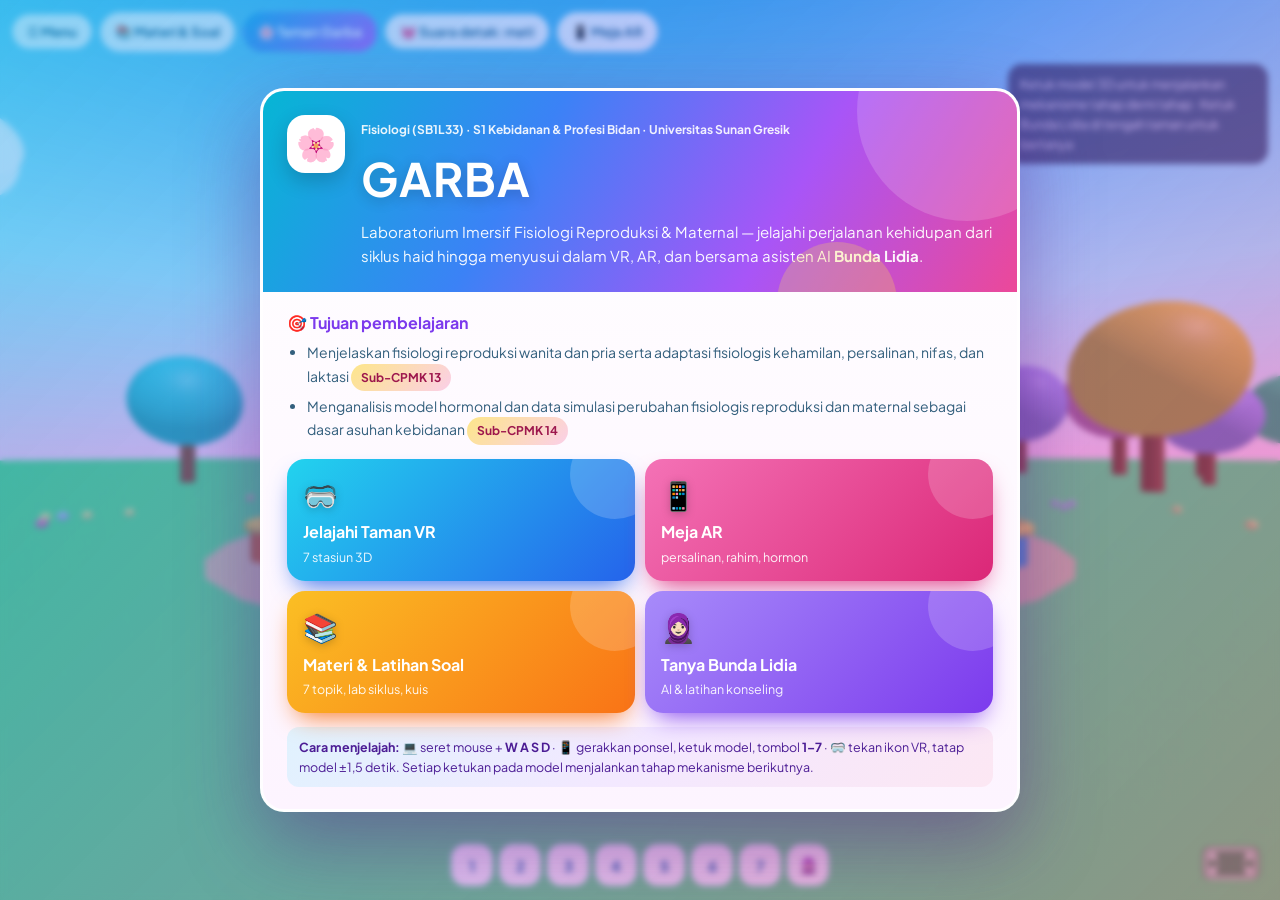
<file: index.html>
<!DOCTYPE html>
<html lang="id">
<head>
<meta charset="utf-8">
<meta name="viewport" content="width=device-width, initial-scale=1, maximum-scale=1">
<title>GARBA — Fisiologi Reproduksi & Maternal</title>
<meta name="theme-color" content="#0ea5e9">
<link rel="icon" href="data:image/svg+xml,<svg xmlns='http://www.w3.org/2000/svg' viewBox='0 0 100 100'><text y='.9em' font-size='90'>🌸</text></svg>">
<link href="https://fonts.googleapis.com/css2?family=Amiri:wght@400;700&family=Plus+Jakarta+Sans:wght@400;600;700;800&display=swap" rel="stylesheet">
<link rel="stylesheet" href="style.css">
<script src="aframe.min.js"></script>
<style>
  .sambut{position:fixed;inset:0;z-index:10000;display:grid;place-items:center;padding:16px;background:linear-gradient(135deg,rgba(14,165,233,.45),rgba(168,85,247,.35),rgba(236,72,153,.45));backdrop-filter:blur(3px);-webkit-backdrop-filter:blur(3px)}
  .sambut.tutup{display:none}
  .sbox{width:min(760px,100%);max-height:calc(100vh - 32px);overflow:auto;background:linear-gradient(180deg,#fff 0%,#fdf4ff 100%);border-radius:24px;border:3px solid rgba(255,255,255,.8);box-shadow:0 30px 80px rgba(88,28,135,.45);animation:muncul .35s ease}
  .shero{position:relative;overflow:hidden;display:flex;gap:16px;align-items:flex-start;padding:24px;background:linear-gradient(120deg,#06b6d4 0%,#3b82f6 35%,#a855f7 68%,#ec4899 100%);color:#fff}
  .shero::before,.shero::after{content:"";position:absolute;border-radius:50%;background:rgba(255,255,255,.16)}
  .shero::before{width:220px;height:220px;right:-60px;top:-90px}.shero::after{width:120px;height:120px;right:120px;bottom:-70px;background:rgba(253,224,71,.25)}
  .shero>*{position:relative}
  .slogo{flex:0 0 auto;width:58px;height:58px;border-radius:18px;background:#fff;box-shadow:0 8px 20px rgba(0,0,0,.18);display:grid;place-items:center;font-size:32px}
  .skecil{font-size:12px;font-weight:700;opacity:.9}
  .shero h1{margin:2px 0 4px;font-size:clamp(30px,5.5vw,46px);letter-spacing:1px;text-shadow:0 3px 14px rgba(0,0,0,.2)}
  .shero p{margin:0;font-size:15px;opacity:.95}
  .sisi{padding:18px 24px 22px}
  .sisi h3{margin:0 0 6px;color:#0c4a6e;font-size:16px}
  .sisi ul{margin:0 0 14px;padding-left:20px;font-size:14px;color:#335f7d}
  .sisi li{margin:4px 0}
  .smode{display:grid;grid-template-columns:repeat(2,minmax(0,1fr));gap:10px}
  .smod{display:flex;flex-direction:column;align-items:flex-start;gap:2px;text-align:left;text-decoration:none;border:0;border-radius:18px;padding:14px 16px;color:#fff;font:inherit;cursor:pointer;transition:transform .15s,box-shadow .15s;position:relative;overflow:hidden}
  .smod::after{content:"";position:absolute;width:90px;height:90px;border-radius:50%;right:-25px;top:-30px;background:rgba(255,255,255,.18)}
  .smod:hover{transform:translateY(-3px) scale(1.01)}
  .smod>span{font-size:28px;filter:drop-shadow(0 2px 4px rgba(0,0,0,.2))}
  .smod b{font-size:16px}
  .smod small{color:rgba(255,255,255,.92);font-size:12.5px}
  .m1{background:linear-gradient(135deg,#22d3ee,#2563eb);box-shadow:0 12px 26px -10px #2563eb}
  .m2{background:linear-gradient(135deg,#f472b6,#db2777);box-shadow:0 12px 26px -10px #db2777}
  .m3{background:linear-gradient(135deg,#fbbf24,#f97316);box-shadow:0 12px 26px -10px #f97316}
  .m4{background:linear-gradient(135deg,#a78bfa,#7c3aed);box-shadow:0 12px 26px -10px #7c3aed}
  .sisi h3{color:#7c3aed!important}
  .sisi .chip{background:linear-gradient(135deg,#fde68a,#fbcfe8);color:#9d174d}
  .kontrol{margin-top:14px;font-size:12.5px;color:#4c1d95;background:linear-gradient(135deg,#e0f2fe,#f3e8ff,#fce7f3);border:0;border-radius:12px;padding:10px 12px}
  @media (max-width:520px){.shero{flex-direction:column;gap:8px;padding:16px}.slogo{width:44px;height:44px;font-size:24px}.shero p{font-size:14px}.sisi{padding:14px}.sisi ul{font-size:13px}.smod{padding:10px}.smod>span{font-size:22px}.smod b{font-size:14px}.smod small{font-size:11.5px}}
  body.sambut-buka .fab{display:none}
</style>
</head>
<body class="imersif sambut-buka">

<div class="sambut" id="mulai">
  <div class="sbox" role="dialog" aria-modal="true" aria-labelledby="judul-sambut">
    <div class="shero">
      <div class="slogo">🌸</div>
      <div>
        <span class="skecil">Fisiologi (SB1L33) · S1 Kebidanan & Profesi Bidan · Universitas Sunan Gresik</span>
        <h1 id="judul-sambut">GARBA</h1>
        <p>Laboratorium Imersif Fisiologi Reproduksi & Maternal — jelajahi perjalanan kehidupan dari siklus haid hingga menyusui dalam VR, AR, dan bersama asisten AI <b class="nama-ai">Bunda Lidia</b>.</p>
      </div>
    </div>
    <div class="sisi">
      <h3>🎯 Tujuan pembelajaran</h3>
      <ul>
        <li>Menjelaskan fisiologi reproduksi wanita dan pria serta adaptasi fisiologis kehamilan, persalinan, nifas, dan laktasi <span class="chip">Sub-CPMK 13</span></li>
        <li>Menganalisis model hormonal dan data simulasi perubahan fisiologis reproduksi dan maternal sebagai dasar asuhan kebidanan <span class="chip">Sub-CPMK 14</span></li>
      </ul>
      <div class="smode">
        <button class="smod m1" id="masuk"><span>🥽</span><b>Jelajahi Taman VR</b><small>7 stasiun 3D</small></button>
        <a class="smod m2" href="ar.html"><span>📱</span><b>Meja AR</b><small>persalinan, rahim, hormon</small></a>
        <a class="smod m3" href="materi.html"><span>📚</span><b>Materi & Latihan Soal</b><small>7 topik, lab siklus, kuis</small></a>
        <button class="smod m4" id="b-chat"><span>🧕🏻</span><b>Tanya <span class="nama-ai">Bunda Lidia</span></b><small>AI & latihan konseling</small></button>
      </div>
      <div class="kontrol">
        <b>Cara menjelajah:</b> 💻 seret mouse + <b>W A S D</b> · 📱 gerakkan ponsel, ketuk model, tombol <b>1–7</b> · 🥽 tekan ikon VR, tatap model ±1,5 detik. Setiap ketukan pada model menjalankan tahap mekanisme berikutnya.
      </div>
    </div>
  </div>
</div>

<a-scene id="scene" renderer="antialias: true; colorManagement: true" cursor="rayOrigin: mouse" raycaster="objects: .klik; far: 40" loading-screen="dotsColor: #db2777; backgroundColor: #e0f2fe" vr-mode-ui="enabled: true" device-orientation-permission-ui="enabled: true">
  <a-entity id="langit" geometry="primitive: sphere; radius: 400" material="shader: flat; side: back"></a-entity>
  <a-entity light="type: hemisphere; color: #e0f2fe; groundColor: #86efac; intensity: 0.6"></a-entity>
  <a-entity light="type: directional; color: #fff8e7; intensity: 0.55" position="6 12 8"></a-entity>
    <a-circle radius="120" rotation="-90 0 0" color="#4ade80"></a-circle>
  <a-ring radius-inner="5.2" radius-outer="7.6" rotation="-90 0 0" position="0 0.01 0" color="#d6c2a1"></a-ring>
  <a-circle radius="2.4" rotation="-90 0 0" position="0 0.015 0" color="#f472b6"></a-circle>
  <a-entity id="pohon"></a-entity>
  <a-entity id="gazebo"></a-entity>
  <a-entity id="avatar" position="0 0 0" class="klik"></a-entity>
  <a-entity id="stasiun"></a-entity>
  <a-entity id="rig" position="0 0 12">
    <a-entity id="kamera" camera position="0 1.6 0" look-controls="pointerLockEnabled: false; magicWindowTrackingEnabled: true" wasd-controls="acceleration: 22"></a-entity>
    <a-entity laser-controls="hand: right" raycaster="objects: .klik; far: 30; lineColor: #f472b6"></a-entity>
  </a-entity>
</a-scene>

<div class="hud">
  <div class="hud-top">
    <button class="pill" id="b-menu">☰ Menu</button>
    <a class="pill" href="materi.html">📚 Materi & Soal</a>
    <span class="pill biru">🌸 Taman Garba</span>
    <button class="pill" id="b-detak">💓 Suara detak: mati</button>
    <a class="pill" href="ar.html">📱 Meja AR</a>
  </div>
  <div class="petunjuk">Ketuk model 3D untuk menjalankan mekanisme tahap demi tahap · Ketuk Bunda Lidia di tengah taman untuk bertanya</div>
  <div class="info-panel" id="info"></div>
  <div class="hud-bawah" id="nav"></div>
</div>

<script src="data.js"></script>
<script src="ai.js"></script>
<script src="models.js"></script>
<script src="vr.js"></script>
</body>
</html>
</file>
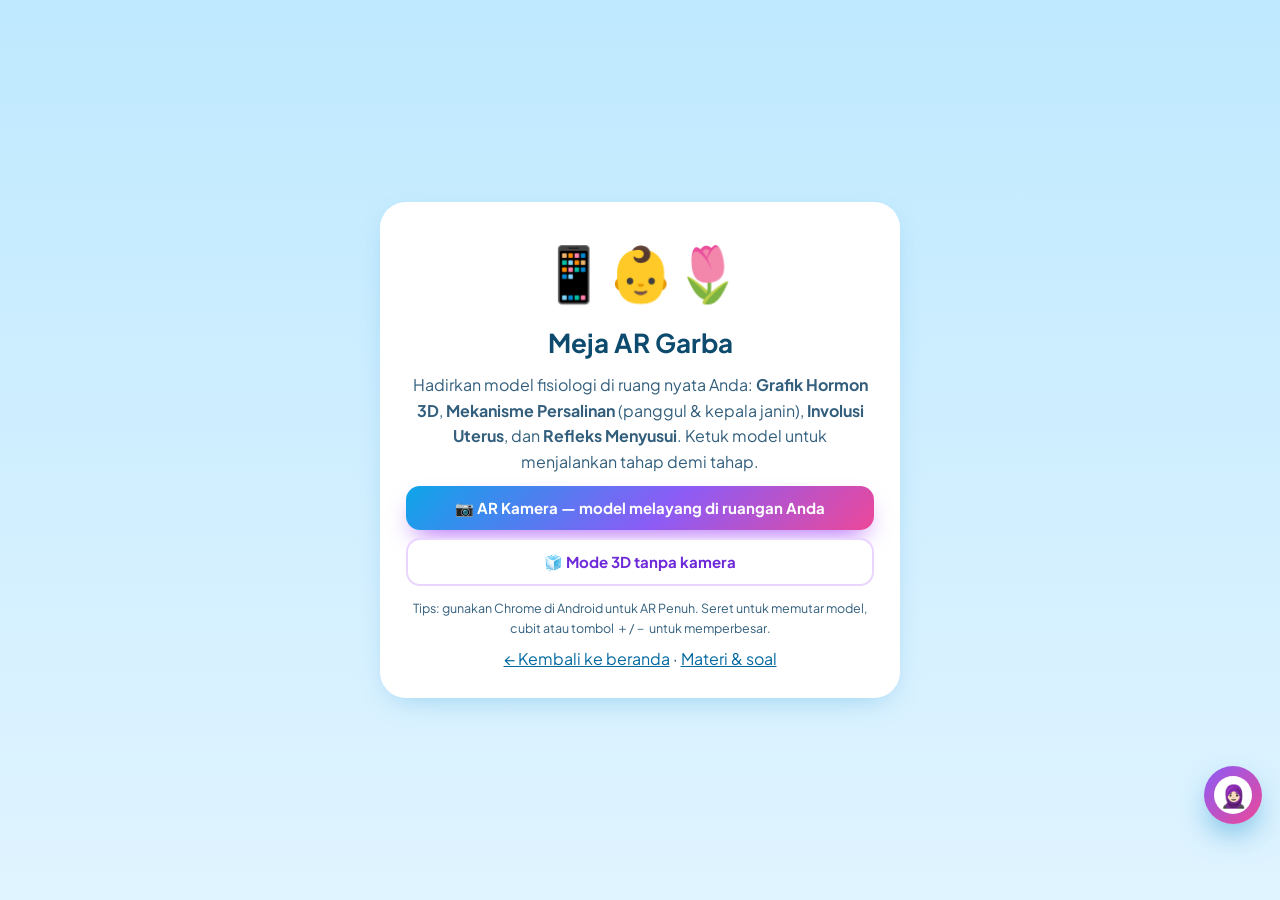
<file: ar.html>
<!DOCTYPE html>
<html lang="id">
<head>
<meta charset="utf-8">
<meta name="viewport" content="width=device-width, initial-scale=1, maximum-scale=1">
<title>Meja AR — GARBA</title>
<meta name="theme-color" content="#0ea5e9">
<link rel="icon" href="data:image/svg+xml,<svg xmlns='http://www.w3.org/2000/svg' viewBox='0 0 100 100'><text y='.9em' font-size='90'>🌸</text></svg>">
<link href="https://fonts.googleapis.com/css2?family=Amiri:wght@400;700&family=Plus+Jakarta+Sans:wght@400;600;700;800&display=swap" rel="stylesheet">
<link rel="stylesheet" href="style.css">
<style>
  body.imersif{background:radial-gradient(ellipse at 50% 35%,#e0f2fe 0%,#bae6fd 45%,#38bdf8 100%)}
  #cam{position:fixed;inset:0;width:100vw;height:100vh;object-fit:cover;z-index:0;display:none}
  a-scene{position:fixed!important;inset:0;z-index:1}
  .model-tab{position:absolute;top:60px;left:50%;transform:translateX(-50%);display:flex;gap:6px;background:rgba(255,255,255,.9);padding:5px;border-radius:999px;border:1px solid var(--langit-200);backdrop-filter:blur(8px);max-width:calc(100vw - 20px);overflow-x:auto;scrollbar-width:none}
  .model-tab button{border:0;background:transparent;border-radius:999px;padding:8px 12px;font-weight:700;font-size:13.5px;color:var(--langit-800);white-space:nowrap}
  .model-tab button.aktif{background:linear-gradient(135deg,#0284c7,#db2777);color:#fff}
  .aksi-ar{position:absolute;bottom:16px;left:12px;right:110px;display:flex;gap:6px;flex-wrap:nowrap;overflow-x:auto;scrollbar-width:none;align-items:center}
  .aksi-ar .pill{border:1px solid var(--langit-200);cursor:pointer;white-space:nowrap}
  .aksi-ar input[type=range]{min-width:150px;accent-color:#db2777}
  #info{top:auto;bottom:66px;left:12px;max-height:36vh}
  @media (min-width:900px){#info{top:112px;bottom:auto;max-height:calc(100vh - 200px)}}
  .skala{position:absolute;right:14px;top:120px;display:flex;flex-direction:column;gap:6px}
  .skala button{width:42px;height:42px;border-radius:14px;border:1px solid var(--langit-200);background:rgba(255,255,255,.92);font-size:18px;font-weight:800;color:var(--langit-700)}
  @media (max-width:640px){body.imersif .fab{top:auto;bottom:62px}}
</style>
<script src="aframe.min.js"></script>
</head>
<body class="imersif">
<video id="cam" playsinline muted autoplay></video>

<div class="layar-mulai" id="mulai">
  <div class="isi">
    <div style="font-size:54px">📱👶🌷</div>
    <h1>Meja AR Garba</h1>
    <p style="color:#335f7d;margin:0 0 12px">Hadirkan model fisiologi di ruang nyata Anda: <b>Grafik Hormon 3D</b>, <b>Mekanisme Persalinan</b> (panggul & kepala janin), <b>Involusi Uterus</b>, dan <b>Refleks Menyusui</b>. Ketuk model untuk menjalankan tahap demi tahap.</p>
    <div style="display:grid;gap:8px">
      <button class="btn btn-primer" id="b-xr" style="display:none">✨ AR Penuh (WebXR) — letakkan di lantai/meja</button>
      <button class="btn btn-primer" id="b-cam">📷 AR Kamera — model melayang di ruangan Anda</button>
      <button class="btn btn-putih" id="b-3d">🧊 Mode 3D tanpa kamera</button>
    </div>
    <p style="font-size:12.5px;color:#335f7d;margin:12px 0 0">Tips: gunakan Chrome di Android untuk AR Penuh. Seret untuk memutar model, cubit atau tombol ＋/－ untuk memperbesar.</p>
    <p style="margin:8px 0 0"><a href="index.html">← Kembali ke beranda</a> · <a href="materi.html">Materi & soal</a></p>
  </div>
</div>

<a-scene id="scene" embedded renderer="antialias: true; alpha: true; colorManagement: true" background="transparent: true" vr-mode-ui="enabled: false"
  cursor="rayOrigin: mouse" raycaster="objects: .klik; far: 20"
  webxr="optionalFeatures: hit-test, dom-overlay; overlayElement: #hud" ar-hit-test="target: #akar; type: footprint"
  device-orientation-permission-ui="enabled: true" loading-screen="enabled: false">
  <a-entity light="type: hemisphere; color: #ffffff; groundColor: #fbcfe8; intensity: .7"></a-entity>
  <a-entity light="type: directional; intensity: 0.55" position="2 4 3"></a-entity>
  <a-entity id="kamera" camera position="0 1.6 0" look-controls="mouseEnabled: false; touchEnabled: false; magicWindowTrackingEnabled: true"></a-entity>
  <a-entity id="akar" position="0 1.2 -1.6">
    <a-entity id="putar">
      <a-entity id="m-siklus" class="klik"></a-entity>
      <a-entity id="m-persalinan" class="klik" visible="false"></a-entity>
      <a-entity id="m-involusi" class="klik" visible="false"></a-entity>
      <a-entity id="m-laktasi" class="klik" visible="false"></a-entity>
    </a-entity>
  </a-entity>
</a-scene>

<div class="hud" id="hud">
  <div class="hud-top">
    <a class="pill" href="index.html">← Beranda</a>
    <span class="pill biru">📱 Meja AR</span>
    <a class="pill" href="index.html?vr=1">🥽 Taman VR</a>
  </div>
  <div class="model-tab" id="tab">
    <button data-m="siklus" class="aktif">🌙 Hormon Siklus</button>
    <button data-m="persalinan">👶 Mekanisme Persalinan</button>
    <button data-m="involusi">🌷 Involusi Uterus</button>
    <button data-m="laktasi">🍼 Refleks Menyusui</button>
  </div>
  <div class="skala"><button id="zin" aria-label="Perbesar">＋</button><button id="zout" aria-label="Perkecil">－</button><button id="rst" aria-label="Atur ulang">⟲</button></div>
  <div class="info-panel" id="info"></div>
  <div class="aksi-ar" id="aksi"></div>
</div>

<script src="data.js"></script>
<script src="ai.js"></script>
<script src="models.js"></script>
<script src="ar.js"></script>
</body>
</html>
</file>
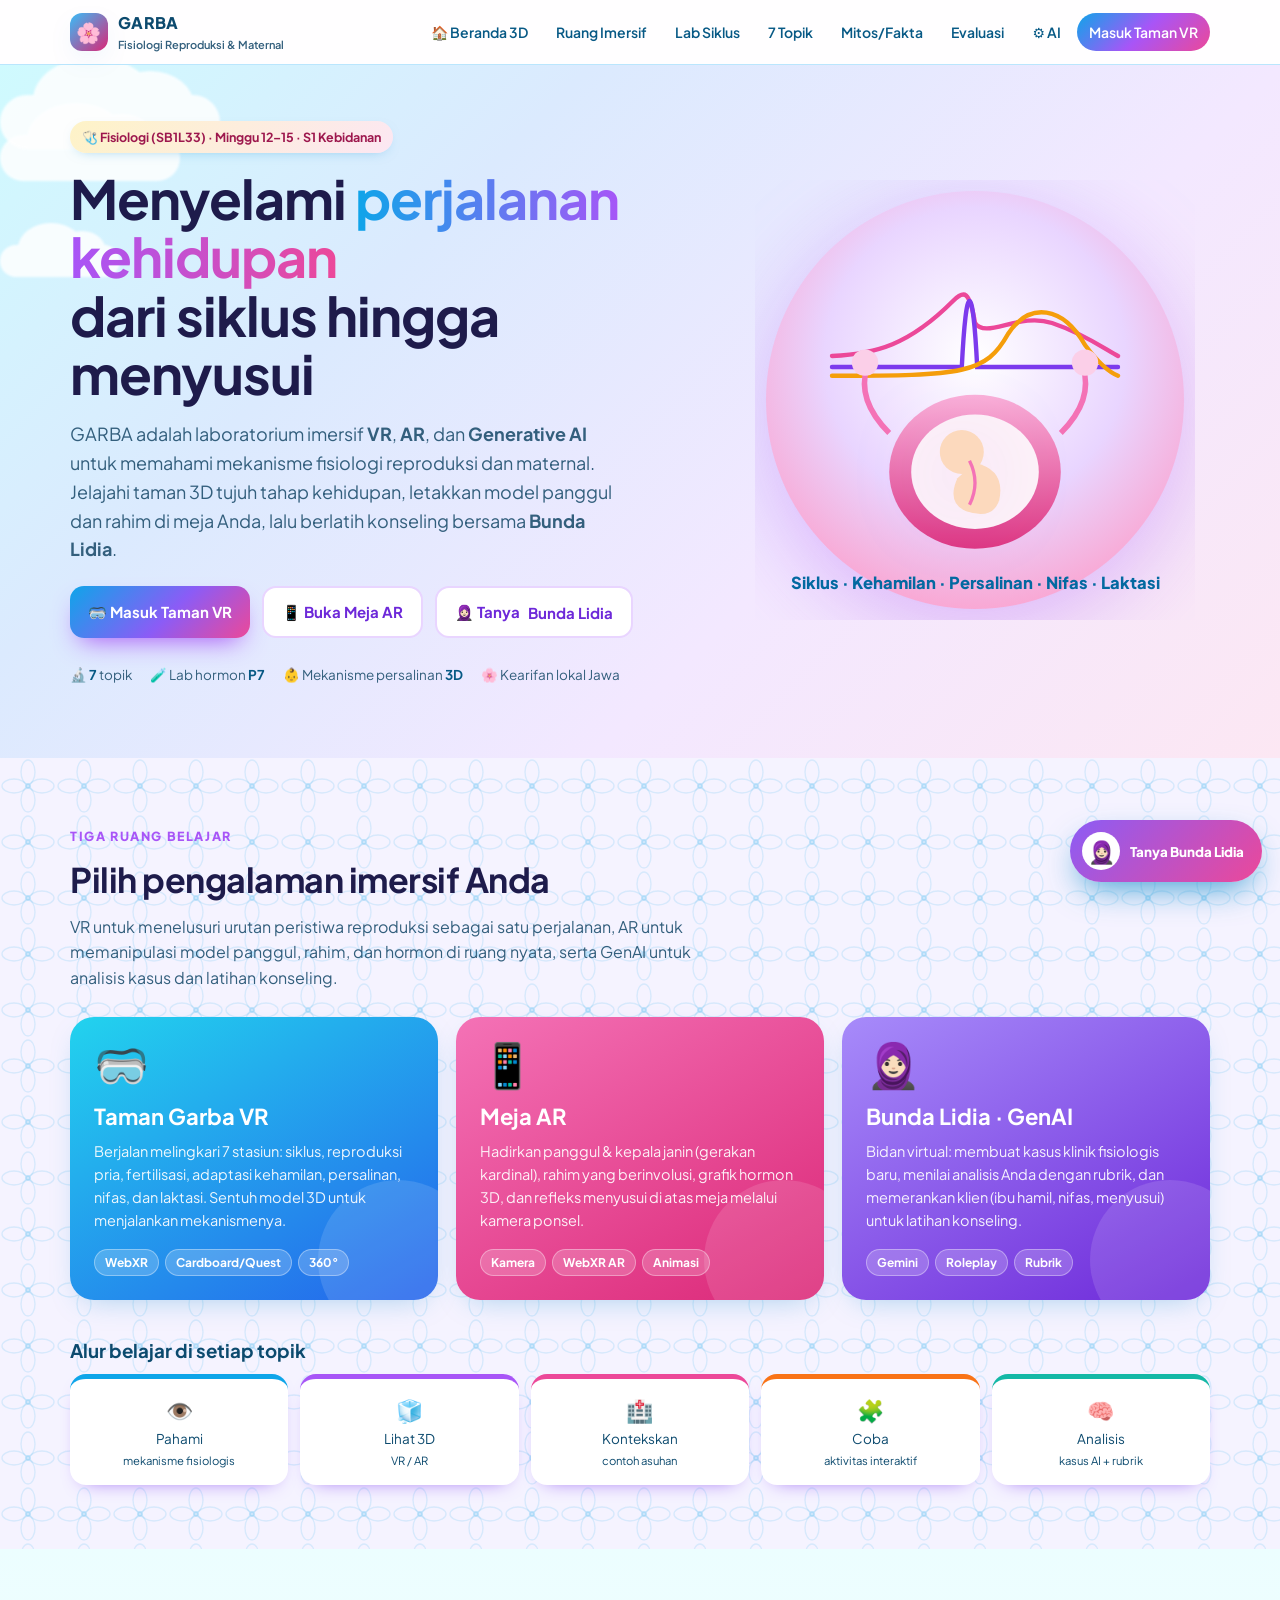
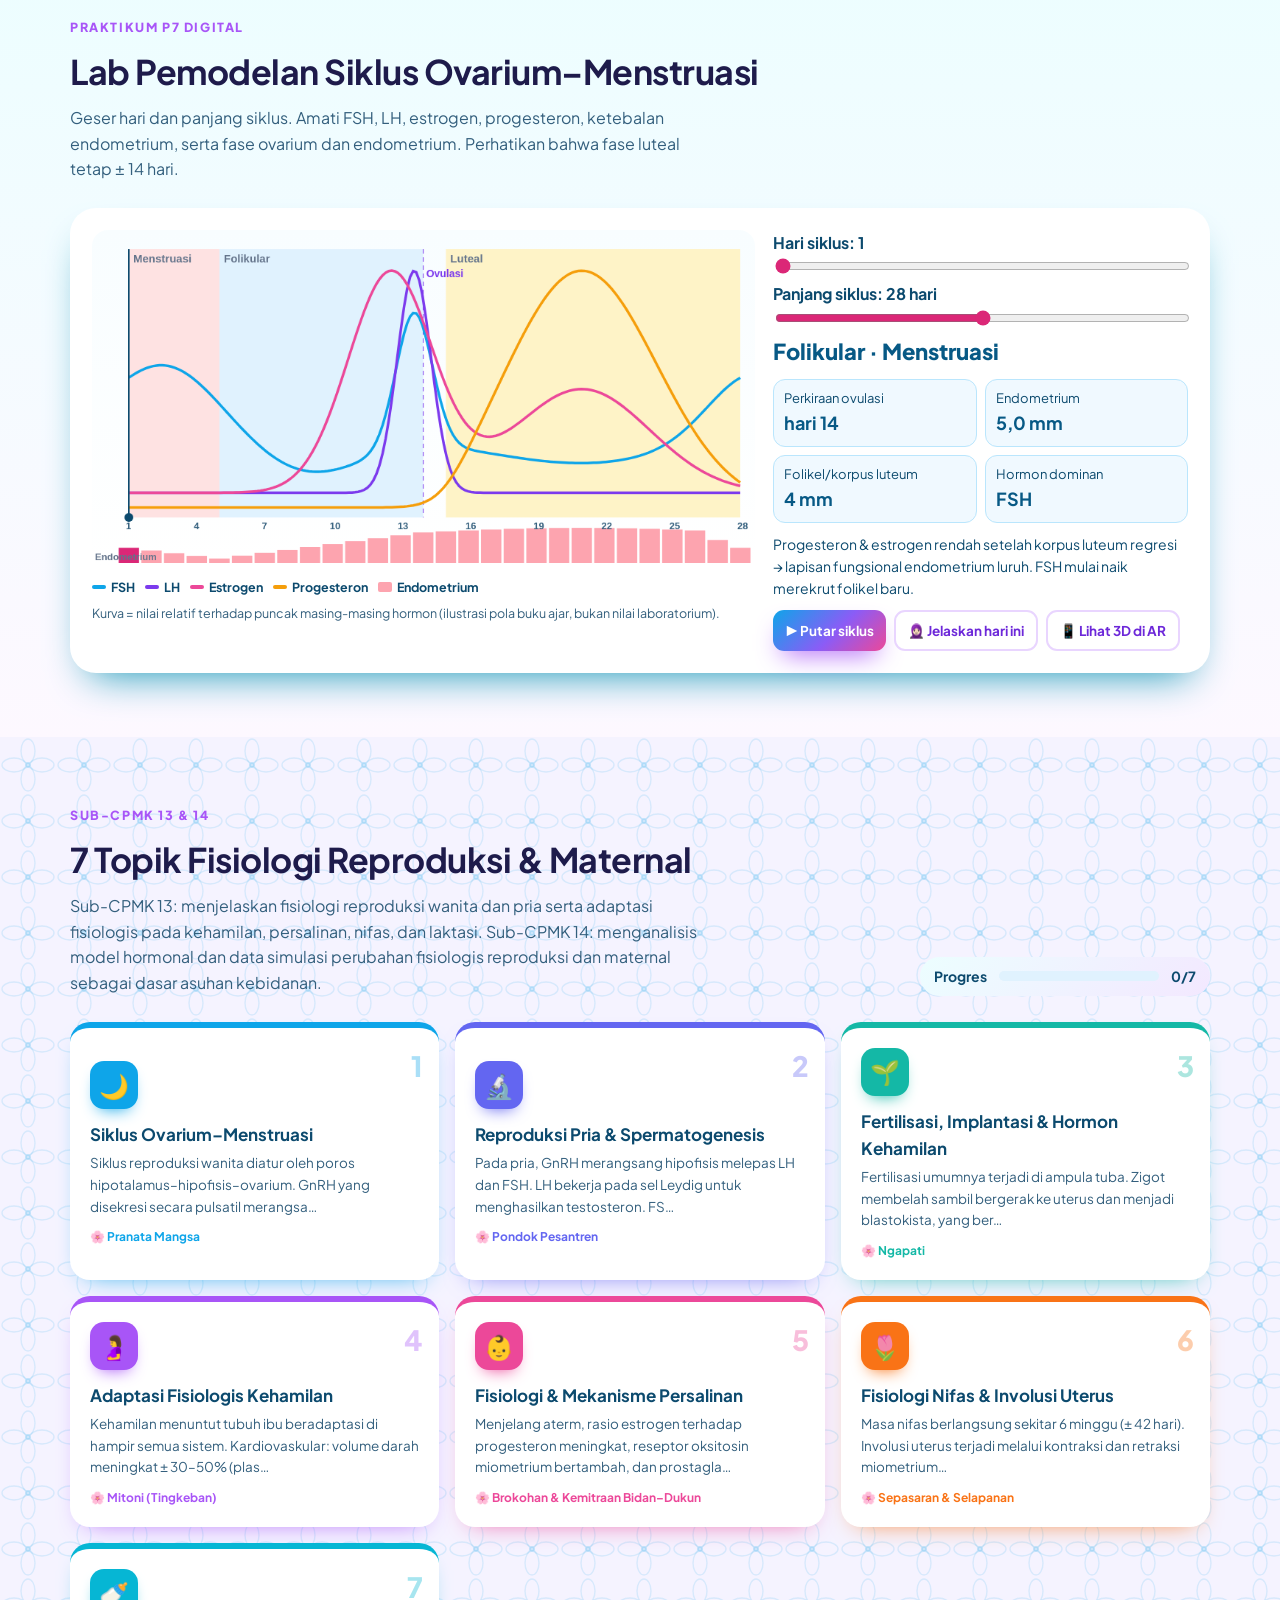
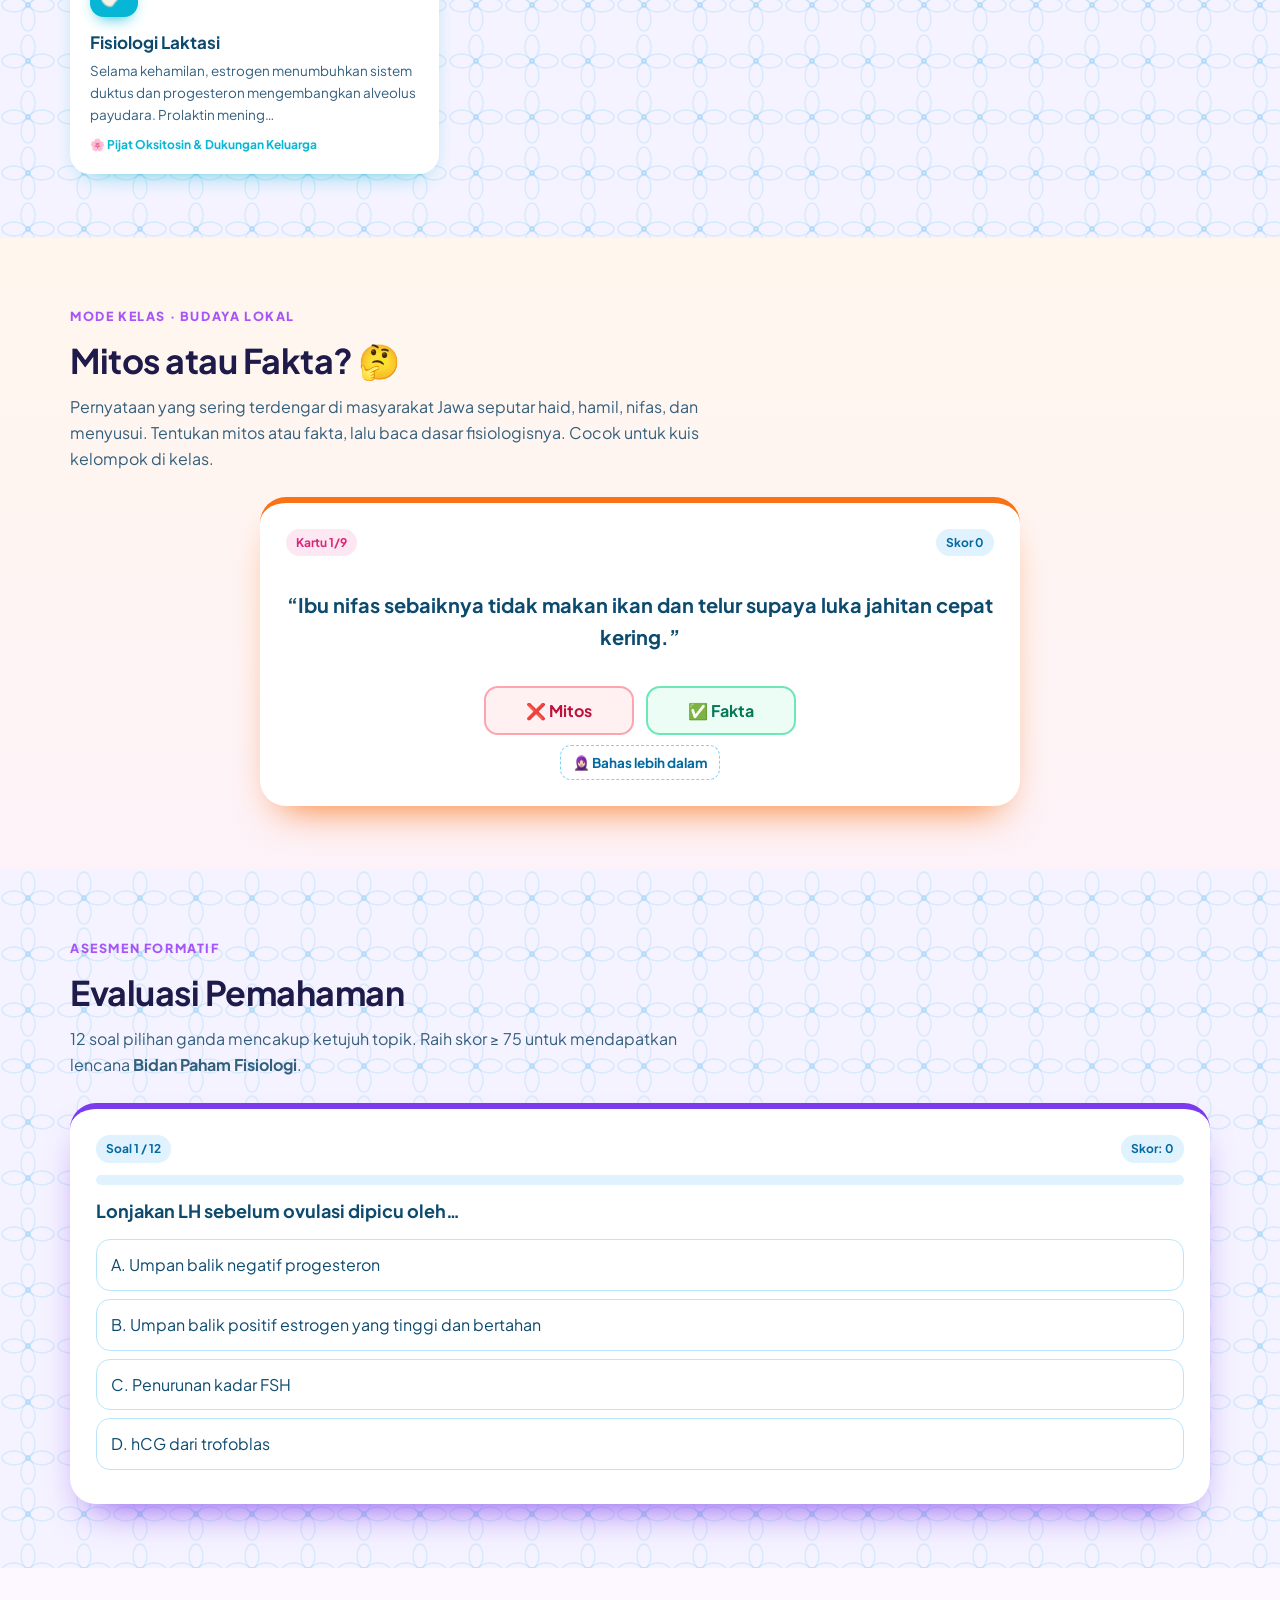
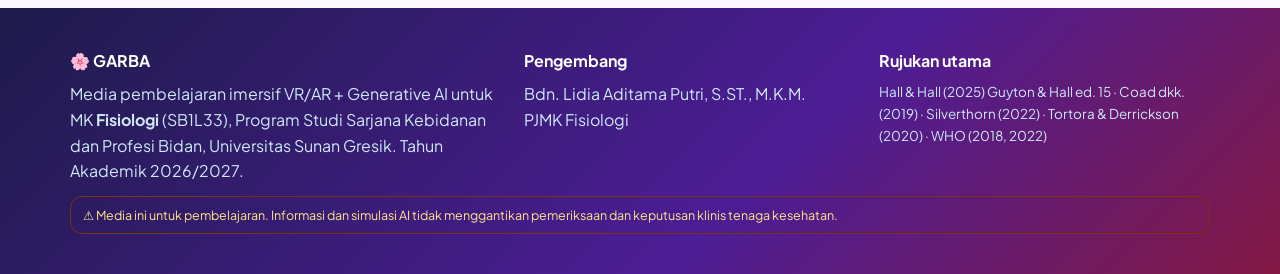
<file: materi.html>
<!DOCTYPE html>
<html lang="id">
<head>
<meta charset="utf-8">
<meta name="viewport" content="width=device-width, initial-scale=1">
<title>Materi & Latihan — GARBA</title>
<meta name="description" content="Media pembelajaran VR + AR + Generative AI untuk MK Fisiologi, topik Fisiologi Reproduksi & Maternal. Prodi Sarjana Kebidanan & Profesi Bidan, Universitas Sunan Gresik.">
<meta name="theme-color" content="#0ea5e9">
<link rel="icon" href="data:image/svg+xml,<svg xmlns='http://www.w3.org/2000/svg' viewBox='0 0 100 100'><text y='.9em' font-size='90'>🌸</text></svg>">
<link rel="preconnect" href="https://fonts.googleapis.com"><link rel="preconnect" href="https://fonts.gstatic.com" crossorigin>
<link href="https://fonts.googleapis.com/css2?family=Amiri:wght@400;700&family=Plus+Jakarta+Sans:wght@400;600;700;800&display=swap" rel="stylesheet">
<link rel="stylesheet" href="style.css">
</head>
<body>
<nav class="nav">
  <div class="wrap">
    <a class="logo" href="index.html"><span class="logo-mark" style="background:linear-gradient(135deg,#38bdf8,#db2777)">🌸</span><span>GARBA<small>Fisiologi Reproduksi & Maternal</small></span></a>
    <button class="menu-btn" aria-label="Menu" onclick="document.querySelector('.nav-links').classList.toggle('open')">☰</button>
    <div class="nav-links">
      <a href="index.html">🏠 Beranda 3D</a>
      <a href="#imersif">Ruang Imersif</a>
      <a href="#lab">Lab Siklus</a>
      <a href="#topik">7 Topik</a>
      <a href="#mitos">Mitos/Fakta</a>
      <a href="#evaluasi">Evaluasi</a>
      <a href="#" id="nav-ai">⚙️ AI</a>
      <a class="cta" href="index.html?vr=1">Masuk Taman VR</a>
    </div>
  </div>
</nav>

<header class="hero">
  <div class="awan" style="width:180px;height:46px;top:70px;animation-duration:55s"></div>
  <div class="awan" style="width:120px;height:32px;top:180px;animation-duration:38s;animation-delay:-20s"></div>
  <div class="awan" style="width:220px;height:54px;top:30px;animation-duration:70s;animation-delay:-45s"></div>
  <div class="wrap">
    <div>
      <span class="badge">🩺 Fisiologi (SB1L33) · Minggu 12–15 · S1 Kebidanan</span>
      <h1>Menyelami <span class="grad-mawar">perjalanan kehidupan</span><br>dari siklus hingga menyusui</h1>
      <p class="lead">GARBA adalah laboratorium imersif <b>VR</b>, <b>AR</b>, dan <b>Generative AI</b> untuk memahami mekanisme fisiologi reproduksi dan maternal. Jelajahi taman 3D tujuh tahap kehidupan, letakkan model panggul dan rahim di meja Anda, lalu berlatih konseling bersama <b id="nama-ai-hero">Bunda Lidia</b>.</p>
      <div class="hero-cta">
        <a class="btn btn-primer" href="index.html?vr=1">🥽 Masuk Taman VR</a>
        <a class="btn btn-putih" href="ar.html">📱 Buka Meja AR</a>
        <button class="btn btn-putih" id="hero-ai">🧕🏻 Tanya <span class="nama-ai">Bunda Lidia</span></button>
      </div>
      <div class="hero-meta"><span>🔬 <b>7</b> topik</span><span>🧪 Lab hormon <b>P7</b></span><span>👶 Mekanisme persalinan <b>3D</b></span><span>🌸 Kearifan lokal Jawa</span></div>
    </div>
    <div class="hero-art" aria-hidden="true">
      <svg viewBox="0 0 400 400" width="100%" height="100%">
        <defs>
          <radialGradient id="bg" cx="50%" cy="40%" r="60%"><stop offset="0" stop-color="#fff"/><stop offset=".6" stop-color="#e9d5ff"/><stop offset="1" stop-color="#f9a8d4"/></radialGradient>
          <linearGradient id="rh" x1="0" y1="0" x2="0" y2="1"><stop offset="0" stop-color="#f9a8d4"/><stop offset="1" stop-color="#db2777"/></linearGradient>
        </defs>
        <circle cx="200" cy="200" r="190" fill="url(#bg)"/>
        <!-- grafik hormon mini -->
        <g transform="translate(70 70)" fill="none" stroke-width="4" stroke-linecap="round">
          <path d="M0 90 C40 88 70 80 110 40 C120 30 125 30 130 60 C140 75 170 50 200 60 C230 70 250 85 260 90" stroke="#ec4899"/>
          <path d="M0 100 C90 100 110 100 118 100 C122 20 128 20 132 100 C160 100 260 100 260 100" stroke="#7c3aed"/>
          <path d="M0 108 C120 108 140 106 160 70 C180 40 210 45 230 80 C245 100 255 106 260 108" stroke="#f59e0b"/>
        </g>
        <!-- rahim & janin -->
        <g>
          <animateTransform attributeName="transform" type="translate" values="0 0;0 -5;0 0" dur="3.5s" repeatCount="indefinite"/>
          <ellipse cx="200" cy="270" rx="78" ry="70" fill="url(#rh)" opacity=".9"/>
          <ellipse cx="200" cy="270" rx="58" ry="52" fill="#fdf2f8"/>
          <circle cx="188" cy="252" r="20" fill="#fcd9bd"/>
          <path d="M200 262 q28 6 22 34 q-6 18 -30 10 q-18 -8 -8 -30" fill="#fcd9bd"/>
          <path d="M195 300 q10 -20 0 -40" stroke="#f472b6" stroke-width="3" fill="none"/>
        </g>
        <path d="M122 230 q-30 -30 -20 -60" stroke="#f472b6" stroke-width="5" fill="none"/>
        <path d="M278 230 q30 -30 20 -60" stroke="#f472b6" stroke-width="5" fill="none"/>
        <circle cx="100" cy="166" r="12" fill="#fbcfe8"/><circle cx="300" cy="166" r="12" fill="#fbcfe8"/>
        <text x="200" y="372" text-anchor="middle" font-family="Plus Jakarta Sans, sans-serif" font-weight="800" font-size="15" fill="#0369a1">Siklus · Kehamilan · Persalinan · Nifas · Laktasi</text>
      </svg>
    </div>
  </div>
</header>

<main>
  <section class="seksi kawung" id="imersif">
    <div class="wrap">
      <div class="judul-seksi"><div><span class="eyebrow">Tiga ruang belajar</span><h2>Pilih pengalaman imersif Anda</h2><p class="sub">VR untuk menelusuri urutan peristiwa reproduksi sebagai satu perjalanan, AR untuk memanipulasi model panggul, rahim, dan hormon di ruang nyata, serta GenAI untuk analisis kasus dan latihan konseling.</p></div></div>
      <div class="mode-grid">
        <a class="mode vr" href="index.html?vr=1"><span class="ikon-besar">🥽</span><h3>Taman Garba VR</h3><p>Berjalan melingkari 7 stasiun: siklus, reproduksi pria, fertilisasi, adaptasi kehamilan, persalinan, nifas, dan laktasi. Sentuh model 3D untuk menjalankan mekanismenya.</p><div class="tag"><span>WebXR</span><span>Cardboard/Quest</span><span>360°</span></div></a>
        <a class="mode ar" href="ar.html"><span class="ikon-besar">📱</span><h3>Meja AR</h3><p>Hadirkan panggul & kepala janin (gerakan kardinal), rahim yang berinvolusi, grafik hormon 3D, dan refleks menyusui di atas meja melalui kamera ponsel.</p><div class="tag"><span>Kamera</span><span>WebXR AR</span><span>Animasi</span></div></a>
        <button class="mode ai" id="mode-ai" style="border:0;text-align:left;font:inherit"><span class="ikon-besar">🧕🏻</span><h3><span class="nama-ai">Bunda Lidia</span> · GenAI</h3><p>Bidan virtual: membuat kasus klinik fisiologis baru, menilai analisis Anda dengan rubrik, dan memerankan klien (ibu hamil, nifas, menyusui) untuk latihan konseling.</p><div class="tag"><span>Gemini</span><span>Roleplay</span><span>Rubrik</span></div></button>
      </div>
      <h3 style="margin:36px 0 8px;color:#0c4a6e">Alur belajar di setiap topik</h3>
      <div class="alur">
        <div><b>👁️</b>Pahami<br><small>mekanisme fisiologis</small></div>
        <div><b>🧊</b>Lihat 3D<br><small>VR / AR</small></div>
        <div><b>🏥</b>Kontekskan<br><small>contoh asuhan</small></div>
        <div><b>🧩</b>Coba<br><small>aktivitas interaktif</small></div>
        <div><b>🧠</b>Analisis<br><small>kasus AI + rubrik</small></div>
      </div>
    </div>
  </section>

  <section class="seksi" id="lab">
    <div class="wrap">
      <div class="judul-seksi"><div><span class="eyebrow">Praktikum P7 digital</span><h2>Lab Pemodelan Siklus Ovarium–Menstruasi</h2><p class="sub">Geser hari dan panjang siklus. Amati FSH, LH, estrogen, progesteron, ketebalan endometrium, serta fase ovarium dan endometrium. Perhatikan bahwa fase luteal tetap ± 14 hari.</p></div></div>
      <div class="lab">
        <div>
          <canvas id="grafik" width="900" height="460" aria-label="Grafik hormon siklus"></canvas>
          <div class="legenda" style="margin-top:8px"><span><i style="background:#0ea5e9"></i>FSH</span><span><i style="background:#7c3aed"></i>LH</span><span><i style="background:#ec4899"></i>Estrogen</span><span><i style="background:#f59e0b"></i>Progesteron</span><span><i style="background:#fda4af;height:10px"></i>Endometrium</span></div>
          <p class="sumber" style="margin:6px 0 0">Kurva = nilai relatif terhadap puncak masing-masing hormon (ilustrasi pola buku ajar, bukan nilai laboratorium).</p>
        </div>
        <div>
          <label style="font-weight:700">Hari siklus: <span id="v-hari">1</span></label>
          <input type="range" id="r-hari" min="1" max="28" value="1">
          <label style="font-weight:700">Panjang siklus: <span id="v-L">28</span> hari</label>
          <input type="range" id="r-L" min="21" max="35" value="28">
          <div class="fase" id="fase">Folikular · Menstruasi</div>
          <div class="nilai">
            <div>Perkiraan ovulasi<b id="n-ov">hari 14</b></div>
            <div>Endometrium<b id="n-endo">5,0 mm</b></div>
            <div>Folikel/korpus luteum<b id="n-fol">4 mm</b></div>
            <div>Hormon dominan<b id="n-dom">FSH</b></div>
          </div>
          <p id="jelas" style="font-size:14px;margin:6px 0 10px"></p>
          <div class="aksi"><button class="btn btn-primer btn-kecil" id="putar">▶ Putar siklus</button><button class="btn btn-putih btn-kecil" id="lab-ai">🧕🏻 Jelaskan hari ini</button><a class="btn btn-putih btn-kecil" href="ar.html?m=siklus">📱 Lihat 3D di AR</a></div>
          <div class="ai-out" id="lab-out"></div>
        </div>
      </div>
    </div>
  </section>

  <section class="seksi kawung" id="topik">
    <div class="wrap">
      <div class="judul-seksi">
        <div><span class="eyebrow">Sub-CPMK 13 & 14</span><h2>7 Topik Fisiologi Reproduksi & Maternal</h2><p class="sub" id="subcpmk"></p></div>
        <div class="progres"><span>Progres</span><div class="bar"><i id="bar"></i></div><span id="persen">0/7</span></div>
      </div>
      <div class="topik-grid" id="grid"></div>
    </div>
  </section>

  <section class="seksi" id="mitos">
    <div class="wrap">
      <div class="judul-seksi"><div><span class="eyebrow">Mode kelas · budaya lokal</span><h2>Mitos atau Fakta? 🤔</h2><p class="sub">Pernyataan yang sering terdengar di masyarakat Jawa seputar haid, hamil, nifas, dan menyusui. Tentukan mitos atau fakta, lalu baca dasar fisiologisnya. Cocok untuk kuis kelompok di kelas.</p></div></div>
      <div class="mitos-kartu">
        <div class="baris" style="justify-content:space-between"><span class="chip mawar" id="m-no">Kartu 1/9</span><span class="chip" id="m-skor">Skor 0</span></div>
        <p class="pernyataan" id="m-teks"></p>
        <div class="tombol-mf"><button class="btn btn-mitos" data-j="0">❌ Mitos</button><button class="btn btn-fakta" data-j="1">✅ Fakta</button></div>
        <div class="umpan" id="m-umpan" style="text-align:left"></div>
        <div class="aksi" style="justify-content:center"><button class="btn btn-putih btn-kecil" id="m-lanjut" style="display:none">Kartu berikutnya →</button><button class="btn btn-hantu btn-kecil" id="m-ai">🧕🏻 Bahas lebih dalam</button></div>
      </div>
    </div>
  </section>

  <section class="seksi kawung" id="evaluasi">
    <div class="wrap">
      <div class="judul-seksi"><div><span class="eyebrow">Asesmen formatif</span><h2>Evaluasi Pemahaman</h2><p class="sub">12 soal pilihan ganda mencakup ketujuh topik. Raih skor ≥ 75 untuk mendapatkan lencana <b>Bidan Paham Fisiologi</b>.</p></div></div>
      <div class="kuis-wrap" id="kuis"></div>
    </div>
  </section>
</main>

<footer>
  <div class="wrap">
    <div class="kol">
      <div><h4>🌸 GARBA</h4><p style="margin:0">Media pembelajaran imersif VR/AR + Generative AI untuk MK <b>Fisiologi</b> (SB1L33), Program Studi Sarjana Kebidanan dan Profesi Bidan, Universitas Sunan Gresik. Tahun Akademik 2026/2027.</p></div>
      <div><h4>Pengembang</h4><p style="margin:0">Bdn. Lidia Aditama Putri, S.ST., M.K.M.<br>PJMK Fisiologi</p></div>
      <div><h4>Rujukan utama</h4><p style="margin:0;font-size:13.5px">Hall & Hall (2025) Guyton & Hall ed. 15 · Coad dkk. (2019) · Silverthorn (2022) · Tortora & Derrickson (2020) · WHO (2018, 2022)</p></div>
    </div>
    <p class="disclaimer" style="background:transparent;color:#fde68a;border-color:#78350f">⚠️ Media ini untuk pembelajaran. Informasi dan simulasi AI tidak menggantikan pemeriksaan dan keputusan klinis tenaga kesehatan.</p>
  </div>
</footer>

<div class="modal" id="modal" aria-hidden="true">
  <div class="panel" role="dialog" aria-modal="true">
    <div class="panel-head" style="background:linear-gradient(135deg,#0ea5e9,#0369a1 60%,#be185d)">
      <button class="tutup" aria-label="Tutup" data-tutup>✕</button>
      <span class="eyebrow" style="color:#e0f2fe" id="m-saka">Topik 1</span>
      <h2 id="m-judul">Judul</h2>
      <div class="tabs" id="m-tabs">
        <button data-tab="pahami" class="aktif">👁️ Pahami</button>
        <button data-tab="hayati">🌸 Kearifan Lokal</button>
        <button data-tab="contoh">🏥 Konteks Asuhan</button>
        <button data-tab="coba">🧩 Coba</button>
        <button data-tab="analisis">🧠 Analisis AI</button>
        <button data-tab="refleksi">📝 Refleksi</button>
      </div>
    </div>
    <div class="panel-body" id="m-body"></div>
  </div>
</div>

<script src="data.js"></script>
<script src="models.js"></script>
<script src="ai.js"></script>
<script src="app.js"></script>
</body>
</html>
</file>
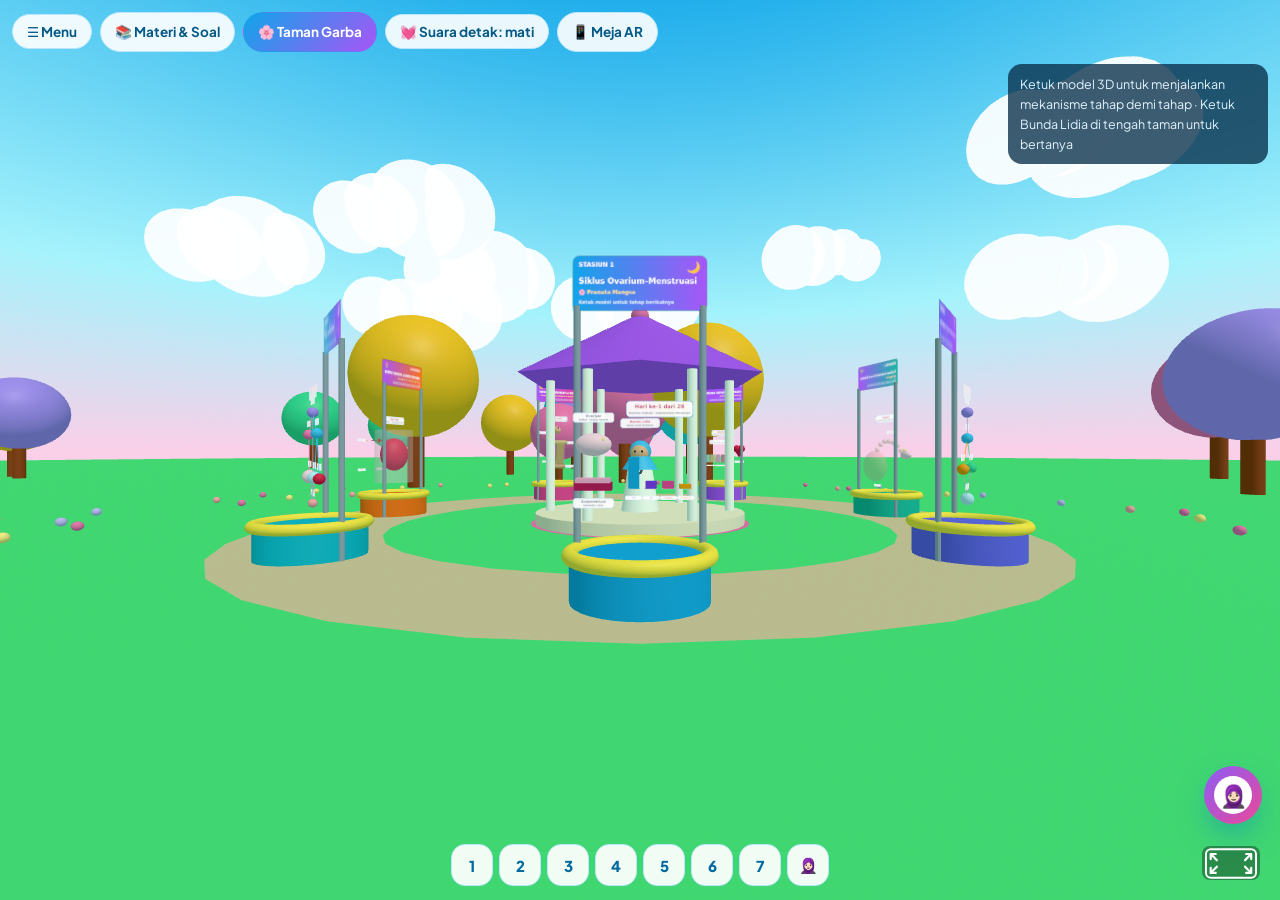
<file: vr.html>
<!DOCTYPE html><html lang="id"><head><meta charset="utf-8"><title>GARBA</title><script>location.replace("index.html" + (location.search || "?vr=1"));</script></head><body><a href="index.html?vr=1">Buka Taman VR</a></body></html>
</file>
<file: style.css>
/* SAKA GURU — tema biru langit + motif kawung */
:root{
  --langit-50:#f0f9ff; --langit-100:#e0f2fe; --langit-200:#bae6fd; --langit-300:#7dd3fc;
  --langit-400:#38bdf8; --langit-500:#0ea5e9; --langit-600:#0284c7; --langit-700:#0369a1;
  --langit-800:#075985; --langit-900:#0c4a6e; --malam:#082f49;
  --emas:#f59e0b; --merah-damar:#e11d48; --hijau:#10b981;
  --putih:#ffffff; --teks:#0c4a6e; --teks-2:#335f7d;
  --radius:20px; --bayang:0 10px 30px -12px rgba(2,132,199,.35);
  --font:"Plus Jakarta Sans",system-ui,-apple-system,"Segoe UI",Roboto,sans-serif;
  --arab:"Amiri","Scheherazade New","Traditional Arabic",serif;
}
*{box-sizing:border-box}
html{scroll-behavior:smooth}
body{margin:0;font-family:var(--font);color:var(--teks);background:var(--langit-50);line-height:1.6;-webkit-font-smoothing:antialiased}
a{color:var(--langit-700)}
img,svg{max-width:100%}
button{font-family:inherit;cursor:pointer}
.kawung{
  background-image:url("data:image/svg+xml,%3Csvg xmlns='http://www.w3.org/2000/svg' width='56' height='56' viewBox='0 0 56 56'%3E%3Cg fill='none' stroke='%230ea5e9' stroke-opacity='.13' stroke-width='1.4'%3E%3Cellipse cx='28' cy='14' rx='7' ry='12'/%3E%3Cellipse cx='28' cy='42' rx='7' ry='12'/%3E%3Cellipse cx='14' cy='28' rx='12' ry='7'/%3E%3Cellipse cx='42' cy='28' rx='12' ry='7'/%3E%3Ccircle cx='28' cy='28' r='2.2' fill='%230ea5e9' fill-opacity='.18'/%3E%3C/g%3E%3C/svg%3E");
}
.wrap{max-width:1180px;margin:0 auto;padding:0 20px}

/* ---------- Navigasi ---------- */
.nav{position:sticky;top:0;z-index:50;background:rgba(240,249,255,.82);backdrop-filter:blur(14px);-webkit-backdrop-filter:blur(14px);border-bottom:1px solid var(--langit-200)}
.nav .wrap{display:flex;align-items:center;gap:14px;height:64px}
.logo{display:flex;align-items:center;gap:10px;font-weight:800;letter-spacing:.3px;color:var(--langit-900);text-decoration:none}
.logo-mark{width:38px;height:38px;border-radius:12px;background:linear-gradient(135deg,var(--langit-400),var(--langit-700));display:grid;place-items:center;color:#fff;font-size:20px;box-shadow:var(--bayang)}
.logo small{display:block;font-weight:600;font-size:11px;color:var(--teks-2);letter-spacing:0}
.nav-links{margin-left:auto;display:flex;gap:4px;flex-wrap:wrap}
.nav-links a{padding:8px 12px;border-radius:999px;text-decoration:none;font-weight:600;font-size:14px;color:var(--langit-800)}
.nav-links a:hover{background:var(--langit-100)}
.nav-links a.cta{background:var(--langit-600);color:#fff}
.nav-links a.cta:hover{background:var(--langit-700)}
.menu-btn{display:none;margin-left:auto;border:0;background:var(--langit-100);border-radius:12px;padding:8px 12px;font-size:18px;color:var(--langit-800)}
@media (max-width:860px){
  .menu-btn{display:block}
  .nav-links{display:none;position:absolute;top:64px;left:0;right:0;background:#fff;flex-direction:column;padding:10px 16px 16px;border-bottom:1px solid var(--langit-200)}
  .nav-links.open{display:flex}
}

/* ---------- Hero ---------- */
.hero{position:relative;overflow:hidden;background:linear-gradient(180deg,#bfe9ff 0%,#e0f4ff 55%,var(--langit-50) 100%)}
.hero .wrap{position:relative;z-index:2;padding-top:56px;padding-bottom:72px;display:grid;grid-template-columns:1.15fr .85fr;gap:36px;align-items:center}
.awan{position:absolute;background:#fff;border-radius:999px;opacity:.85;filter:blur(1px);animation:melayang 40s linear infinite}
.awan::before,.awan::after{content:"";position:absolute;background:#fff;border-radius:50%}
.awan::before{width:55%;height:160%;left:15%;top:-70%}
.awan::after{width:40%;height:130%;right:12%;top:-45%}
@keyframes melayang{from{transform:translateX(-30vw)}to{transform:translateX(130vw)}}
.badge{display:inline-flex;align-items:center;gap:8px;background:#fff;border:1px solid var(--langit-200);color:var(--langit-700);font-weight:700;font-size:12.5px;padding:6px 12px;border-radius:999px;box-shadow:0 4px 14px -8px rgba(2,132,199,.5)}
.hero h1{font-size:clamp(32px,5vw,54px);line-height:1.08;margin:16px 0 12px;color:var(--langit-900);letter-spacing:-1px}
.hero h1 .grad{background:linear-gradient(90deg,var(--langit-600),var(--langit-400));-webkit-background-clip:text;background-clip:text;color:transparent}
.hero p.lead{font-size:18px;color:var(--teks-2);max-width:560px}
.hero-cta{display:flex;gap:12px;flex-wrap:wrap;margin-top:22px}
.btn{display:inline-flex;align-items:center;justify-content:center;gap:8px;border:0;border-radius:14px;padding:12px 18px;font-weight:700;font-size:15px;text-decoration:none;transition:transform .15s,box-shadow .15s,background .15s}
.btn:active{transform:scale(.97)}
.btn-primer{background:linear-gradient(135deg,var(--langit-500),var(--langit-700));color:#fff;box-shadow:var(--bayang)}
.btn-primer:hover{box-shadow:0 14px 30px -10px rgba(2,132,199,.6)}
.btn-putih{background:#fff;color:var(--langit-800);border:1px solid var(--langit-200)}
.btn-putih:hover{background:var(--langit-100)}
.btn-kecil{padding:8px 12px;font-size:13.5px;border-radius:11px}
.btn-hantu{background:transparent;color:var(--langit-700);border:1px dashed var(--langit-300)}
.hero-art{position:relative;aspect-ratio:1/1;max-width:440px;justify-self:center;width:100%}
.hero-meta{display:flex;gap:18px;flex-wrap:wrap;margin-top:26px;color:var(--teks-2);font-size:13.5px}
.hero-meta b{color:var(--langit-800)}
@media (max-width:860px){.hero .wrap{grid-template-columns:1fr;padding-top:32px}.hero-art{max-width:320px}}

/* ---------- Seksi ---------- */
section.seksi{padding:64px 0}
.judul-seksi{display:flex;align-items:end;justify-content:space-between;gap:16px;flex-wrap:wrap;margin-bottom:26px}
.judul-seksi h2{font-size:clamp(24px,3.2vw,34px);margin:6px 0 0;color:var(--langit-900);letter-spacing:-.5px}
.eyebrow{font-size:12.5px;font-weight:800;letter-spacing:1.6px;text-transform:uppercase;color:var(--langit-600)}
.sub{color:var(--teks-2);max-width:640px;margin:6px 0 0}

/* Mode imersif */
.mode-grid{display:grid;grid-template-columns:repeat(3,1fr);gap:18px}
.mode{position:relative;border-radius:24px;padding:24px;color:#fff;overflow:hidden;min-height:250px;display:flex;flex-direction:column;text-decoration:none;box-shadow:var(--bayang);transition:transform .2s}
.mode:hover{transform:translateY(-4px)}
.mode .ikon-besar{font-size:44px;line-height:1}
.mode h3{margin:14px 0 6px;font-size:22px}
.mode p{margin:0;opacity:.92;font-size:14.5px}
.mode .tag{margin-top:auto;padding-top:16px;display:flex;gap:6px;flex-wrap:wrap}
.mode .tag span{background:rgba(255,255,255,.2);border:1px solid rgba(255,255,255,.35);padding:3px 10px;border-radius:999px;font-size:12px;font-weight:700}
.mode.vr{background:linear-gradient(150deg,#0ea5e9,#0369a1)}
.mode.ar{background:linear-gradient(150deg,#38bdf8,#0284c7)}
.mode.ai{background:linear-gradient(150deg,#0c4a6e,#0284c7)}
.mode::after{content:"";position:absolute;right:-40px;bottom:-40px;width:160px;height:160px;border-radius:50%;background:rgba(255,255,255,.12)}
@media (max-width:860px){.mode-grid{grid-template-columns:1fr}}

/* Alur belajar */
.alur{display:grid;grid-template-columns:repeat(5,1fr);gap:12px;margin-top:8px}
.alur div{background:#fff;border:1px solid var(--langit-200);border-radius:16px;padding:14px;text-align:center;font-size:13.5px}
.alur b{display:block;font-size:22px}
@media (max-width:760px){.alur{grid-template-columns:repeat(2,1fr)}}

/* Kartu topik */
.topik-grid{display:grid;grid-template-columns:repeat(3,1fr);gap:16px}
.kartu{background:#fff;border:1px solid var(--langit-200);border-radius:var(--radius);padding:20px;box-shadow:0 6px 20px -16px rgba(2,132,199,.6);transition:transform .18s, box-shadow .18s;cursor:pointer;position:relative;text-align:left;width:100%;color:inherit;font:inherit}
.kartu:hover{transform:translateY(-3px);box-shadow:var(--bayang)}
.kartu .no{position:absolute;top:16px;right:16px;font-weight:800;color:var(--langit-300);font-size:28px}
.kartu .ik{width:48px;height:48px;border-radius:14px;display:grid;place-items:center;font-size:24px;background:var(--langit-100)}
.kartu h3{margin:12px 0 4px;font-size:17px;color:var(--langit-900)}
.kartu p{margin:0;font-size:13.5px;color:var(--teks-2)}
.kartu .lok{margin-top:10px;font-size:12px;font-weight:700;color:var(--langit-600)}
.kartu.selesai{border-color:var(--hijau)}
.kartu.selesai::before{content:"✓ Selesai";position:absolute;top:-10px;left:16px;background:var(--hijau);color:#fff;font-size:11px;font-weight:800;padding:2px 10px;border-radius:999px}
@media (max-width:960px){.topik-grid{grid-template-columns:repeat(2,1fr)}}
@media (max-width:600px){.topik-grid{grid-template-columns:1fr}}
.progres{display:flex;align-items:center;gap:12px;background:#fff;border:1px solid var(--langit-200);border-radius:999px;padding:8px 14px;font-weight:700;font-size:14px}
.bar{width:160px;height:10px;background:var(--langit-100);border-radius:99px;overflow:hidden}
.bar i{display:block;height:100%;background:linear-gradient(90deg,var(--langit-400),var(--hijau));width:0;transition:width .5s}

/* ---------- Modal modul ---------- */
.modal{position:fixed;inset:0;z-index:100;display:none;align-items:flex-start;justify-content:center;background:rgba(8,47,73,.45);backdrop-filter:blur(4px);overflow-y:auto;padding:24px 12px}
.modal.buka{display:flex}
.panel{background:var(--langit-50);width:min(980px,100%);border-radius:26px;overflow:hidden;box-shadow:0 30px 80px -20px rgba(8,47,73,.6);animation:muncul .25s ease}
@keyframes muncul{from{opacity:0;transform:translateY(16px)}to{opacity:1;transform:none}}
.panel-head{padding:22px 24px 0;background:linear-gradient(135deg,var(--langit-500),var(--langit-700));color:#fff;position:relative}
.panel-head h2{margin:4px 0 4px;font-size:clamp(20px,3vw,28px)}
.panel-head .tutup{position:absolute;top:14px;right:14px;border:0;background:rgba(255,255,255,.2);color:#fff;width:38px;height:38px;border-radius:12px;font-size:20px}
.tabs{display:flex;gap:4px;overflow-x:auto;margin-top:16px;scrollbar-width:none}
.tabs button{border:0;background:transparent;color:rgba(255,255,255,.85);font-weight:700;padding:10px 14px;border-radius:12px 12px 0 0;white-space:nowrap;font-size:14px}
.tabs button.aktif{background:var(--langit-50);color:var(--langit-800)}
.panel-body{padding:24px}
.tab{display:none}
.tab.aktif{display:block;animation:muncul .2s ease}
.kotak{background:#fff;border:1px solid var(--langit-200);border-radius:18px;padding:18px 20px;margin-bottom:14px}
.kotak h4{margin:0 0 8px;color:var(--langit-800)}
.kotak ul{margin:0;padding-left:20px}
.kotak li{margin:6px 0}
.dalil{text-align:center;background:linear-gradient(135deg,#fff,var(--langit-100))}
.arab{font-family:var(--arab);font-size:clamp(22px,3.4vw,30px);direction:rtl;line-height:2;color:var(--langit-900)}
.arti{font-style:italic;color:var(--teks-2)}
.sumber-dalil{font-weight:800;color:var(--langit-600);font-size:13px}
.lokal{display:flex;gap:16px;align-items:flex-start;background:linear-gradient(135deg,#fff7ed,#fff);border-color:#fde68a}
.lokal .lambang{font-size:40px}
.jenjang{display:grid;grid-template-columns:repeat(3,1fr);gap:12px}
.jenjang .kotak{margin:0}
.jenjang .lbl{display:inline-block;font-size:12px;font-weight:800;padding:3px 10px;border-radius:999px;background:var(--langit-100);color:var(--langit-700);margin-bottom:8px}
@media (max-width:760px){.jenjang{grid-template-columns:1fr}}
.aksi{display:flex;gap:8px;flex-wrap:wrap;margin-top:10px}
.sumber{font-size:12.5px;color:var(--teks-2)}
.sumber li{margin:3px 0}

/* Aktivitas */
.akt-item{display:flex;gap:10px;align-items:center;justify-content:space-between;background:var(--langit-50);border:1px solid var(--langit-200);border-radius:14px;padding:10px 12px;margin:8px 0}
.akt-item select{font:inherit;padding:8px;border-radius:10px;border:1px solid var(--langit-300);background:#fff;min-width:170px;color:var(--teks)}
.akt-item.benar{border-color:var(--hijau);background:#ecfdf5}
.akt-item.salah{border-color:#f43f5e;background:#fff1f2}
.urut-btn{display:flex;flex-direction:column;gap:2px}
.urut-btn button{border:1px solid var(--langit-300);background:#fff;border-radius:8px;width:34px;height:26px;font-size:12px;color:var(--langit-700)}
.pil{display:block;width:100%;text-align:left;border:1px solid var(--langit-200);background:#fff;padding:12px 14px;border-radius:14px;margin:8px 0;font:inherit;color:inherit}
.pil:hover{background:var(--langit-100)}
.pil.benar{border-color:var(--hijau);background:#ecfdf5}
.pil.salah{border-color:#f43f5e;background:#fff1f2}
.umpan{margin-top:10px;padding:12px 14px;border-radius:14px;background:var(--langit-100);display:none}
.umpan.tampil{display:block}

/* AI lab */
textarea,input[type=text],input[type=password],select.input{width:100%;font:inherit;border:1px solid var(--langit-300);border-radius:14px;padding:12px 14px;background:#fff;color:var(--teks);resize:vertical}
textarea:focus,input:focus,select:focus{outline:3px solid var(--langit-200);border-color:var(--langit-500)}
.ai-out{background:#fff;border:1px solid var(--langit-200);border-left:5px solid var(--langit-500);border-radius:14px;padding:14px 16px;margin-top:12px;min-height:40px;display:none}
.ai-out.tampil{display:block}
.ai-out h1,.ai-out h2,.ai-out h3{font-size:16px;margin:10px 0 6px;color:var(--langit-800)}
.ai-out p{margin:6px 0}
.chip{display:inline-flex;align-items:center;gap:6px;font-size:12px;font-weight:700;border-radius:999px;padding:4px 10px;background:var(--langit-100);color:var(--langit-700)}
.chip.on{background:#dcfce7;color:#047857}
.chip.off{background:#fef3c7;color:#92400e}
.baris{display:flex;gap:10px;flex-wrap:wrap;align-items:center}
.memuat{display:inline-flex;gap:4px}
.memuat i{width:8px;height:8px;border-radius:50%;background:var(--langit-500);animation:lompat 1s infinite}
.memuat i:nth-child(2){animation-delay:.15s}.memuat i:nth-child(3){animation-delay:.3s}
@keyframes lompat{0%,100%{transform:translateY(0);opacity:.5}50%{transform:translateY(-6px);opacity:1}}

/* Arisan diskusi */
.arisan{display:grid;grid-template-columns:260px 1fr;gap:24px;align-items:center;background:#fff;border:1px solid var(--langit-200);border-radius:26px;padding:26px;box-shadow:var(--bayang)}
.gelas{width:150px;height:200px;margin:0 auto;position:relative;cursor:pointer}
.gelas.kocok{animation:kocok .12s 8 alternate}
@keyframes kocok{from{transform:rotate(-14deg) translateX(-4px)}to{transform:rotate(14deg) translateX(4px)}}
.kertas{font-size:18px;font-weight:700;color:var(--langit-900);min-height:90px}
.timer{font-variant-numeric:tabular-nums;font-size:34px;font-weight:800;color:var(--langit-700)}
@media (max-width:760px){.arisan{grid-template-columns:1fr;text-align:center}}

/* Kuis */
.kuis-wrap{background:#fff;border:1px solid var(--langit-200);border-radius:26px;padding:26px;box-shadow:var(--bayang)}
.kuis-q{font-size:18px;font-weight:700;margin:6px 0 14px}
.skor{font-size:48px;font-weight:800;color:var(--langit-600)}
.lencana{display:inline-flex;flex-direction:column;align-items:center;gap:6px;padding:20px 26px;border-radius:24px;background:linear-gradient(135deg,var(--langit-100),#fff);border:2px solid var(--langit-300)}

/* Footer */
footer{background:var(--malam);color:#cfe8f7;padding:40px 0 28px;margin-top:40px}
footer a{color:#7dd3fc}
footer .kol{display:grid;grid-template-columns:1.3fr 1fr 1fr;gap:24px}
footer h4{color:#fff;margin:0 0 8px}
footer small{opacity:.7}
@media (max-width:760px){footer .kol{grid-template-columns:1fr}}

/* ---------- Chat Asisten AI ---------- */
.fab{position:fixed;right:18px;bottom:18px;z-index:120;border:0;border-radius:999px;padding:12px 18px 12px 12px;display:flex;align-items:center;gap:10px;background:linear-gradient(135deg,var(--langit-500),var(--langit-800));color:#fff;font-weight:800;box-shadow:0 14px 34px -10px rgba(2,132,199,.8)}
.fab .av{width:38px;height:38px;border-radius:50%;background:#fff;display:grid;place-items:center;font-size:22px}
.chat{position:fixed;right:18px;bottom:18px;z-index:130;width:min(420px,calc(100vw - 24px));height:min(640px,calc(100vh - 36px));background:var(--langit-50);border-radius:24px;box-shadow:0 30px 80px -20px rgba(8,47,73,.65);display:none;flex-direction:column;overflow:hidden;border:1px solid var(--langit-200)}
.chat.buka{display:flex}
.chat-head{background:linear-gradient(135deg,var(--langit-600),var(--langit-800));color:#fff;padding:14px 14px 12px}
.chat-head .atas{display:flex;align-items:center;gap:10px}
.chat-head .av{width:42px;height:42px;border-radius:50%;background:#fff;display:grid;place-items:center;font-size:24px}
.chat-head b{display:block}
.chat-head small{opacity:.85}
.chat-head .ikon{margin-left:auto;display:flex;gap:6px}
.chat-head .ikon button{border:0;background:rgba(255,255,255,.18);color:#fff;width:34px;height:34px;border-radius:10px;font-size:16px}
.chat-mode{display:flex;gap:6px;margin-top:10px;flex-wrap:wrap}
.chat-mode select{font:inherit;font-size:13px;border-radius:10px;border:0;padding:6px 8px;color:var(--teks);flex:1;min-width:0}
.chat-body{flex:1;overflow-y:auto;padding:14px;display:flex;flex-direction:column;gap:10px}
.msg{max-width:88%;padding:10px 13px;border-radius:16px;font-size:14.5px;line-height:1.55;word-wrap:break-word}
.msg p{margin:4px 0}
.msg ul,.msg ol{margin:4px 0;padding-left:20px}
.msg.ai{background:#fff;border:1px solid var(--langit-200);border-bottom-left-radius:4px;align-self:flex-start}
.msg.user{background:var(--langit-600);color:#fff;border-bottom-right-radius:4px;align-self:flex-end}
.msg .spk{border:0;background:none;color:var(--langit-600);font-size:12px;font-weight:700;padding:4px 0 0}
.saran{display:flex;gap:6px;flex-wrap:wrap;padding:0 14px 8px}
.saran button{border:1px solid var(--langit-300);background:#fff;color:var(--langit-700);border-radius:999px;font-size:12.5px;padding:5px 10px;font-weight:600}
.chat-in{display:flex;gap:8px;padding:10px;border-top:1px solid var(--langit-200);background:#fff}
.chat-in textarea{flex:1;border-radius:14px;padding:10px 12px;height:46px;max-height:120px;resize:none}
.chat-in button{border:0;border-radius:14px;width:46px;flex:0 0 46px;font-size:18px;background:var(--langit-100);color:var(--langit-700)}
.chat-in button.kirim{background:var(--langit-600);color:#fff}
.chat-in button.rekam{background:#fecdd3;color:#be123c;animation:lompat 1s infinite}

/* Pengaturan */
.setel{position:fixed;inset:0;z-index:200;background:rgba(8,47,73,.5);display:none;align-items:center;justify-content:center;padding:16px}
.setel.buka{display:flex}
.setel .isi{background:#fff;border-radius:22px;padding:22px;width:min(520px,100%);max-height:90vh;overflow:auto}
.setel label{display:block;font-weight:700;margin:12px 0 6px;font-size:14px}
.catatan{font-size:12.5px;color:var(--teks-2);background:var(--langit-50);border-radius:12px;padding:10px 12px;margin-top:10px}

.toast{position:fixed;left:50%;bottom:24px;transform:translateX(-50%) translateY(30px);background:var(--malam);color:#fff;padding:10px 16px;border-radius:12px;font-weight:600;font-size:14px;opacity:0;transition:.3s;z-index:300;pointer-events:none}
.toast.tampil{opacity:1;transform:translateX(-50%)}

/* ---------- Halaman imersif (VR/AR) ---------- */
.imersif body, body.imersif{overflow:hidden;background:#bfe9ff}
.hud{position:fixed;z-index:20;pointer-events:none;inset:0}
.hud>*{pointer-events:auto}
.hud-top{position:absolute;top:12px;left:12px;right:12px;display:flex;gap:8px;align-items:center;flex-wrap:wrap}
.pill{background:rgba(255,255,255,.9);backdrop-filter:blur(10px);border:1px solid var(--langit-200);border-radius:999px;padding:8px 14px;font-weight:700;font-size:13.5px;color:var(--langit-800);text-decoration:none;display:inline-flex;gap:6px;align-items:center;border-style:solid}
.pill.biru{background:var(--langit-600);color:#fff;border-color:var(--langit-600)}
.hud-bawah{position:absolute;bottom:14px;left:50%;transform:translateX(-50%);display:flex;gap:6px;flex-wrap:wrap;justify-content:center;max-width:calc(100vw - 110px)}
.hud-bawah button{width:42px;height:42px;border-radius:14px;border:1px solid var(--langit-200);background:rgba(255,255,255,.92);font-weight:800;color:var(--langit-700);font-size:15px}
.hud-bawah button.aktif{background:var(--langit-600);color:#fff}
.info-panel{position:absolute;left:12px;top:64px;width:min(380px,calc(100vw - 24px));max-height:calc(100vh - 150px);overflow:auto;background:rgba(255,255,255,.96);border-radius:20px;padding:16px 18px;box-shadow:0 20px 50px -20px rgba(8,47,73,.6);display:none;border:1px solid var(--langit-200)}
.info-panel.tampil{display:block;animation:muncul .2s}
.info-panel h3{margin:4px 0 6px;color:var(--langit-900)}
.info-panel .x{float:right;border:0;background:var(--langit-100);border-radius:10px;width:32px;height:32px;color:var(--langit-700)}
.petunjuk{position:absolute;right:12px;top:64px;max-width:260px;background:rgba(8,47,73,.78);color:#e0f2fe;font-size:12.5px;border-radius:14px;padding:10px 12px}
@media (max-width:640px){.petunjuk{display:none}}
.layar-mulai{position:fixed;inset:0;z-index:40;display:flex;align-items:center;justify-content:center;background:linear-gradient(180deg,#bfe9ff,#e0f4ff);padding:20px}
.layar-mulai .isi{background:#fff;border-radius:26px;padding:26px;max-width:520px;text-align:center;box-shadow:var(--bayang)}
.layar-mulai h1{margin:8px 0;color:var(--langit-900);font-size:26px}
body.imersif .fab{bottom:76px}
body.imersif .fab span:last-child{display:none}
body.imersif .fab{padding:10px}
@media (max-width:640px){body.imersif .hud-bawah{bottom:10px;max-width:calc(100vw - 20px)} body.imersif .hud-bawah button{width:36px;height:36px}}
@media (max-width:640px){
  body.imersif .hud-bawah{gap:4px;flex-wrap:nowrap;max-width:calc(100vw - 16px);left:8px;transform:none;right:8px;justify-content:center}
  body.imersif .hud-bawah button{width:31px;height:36px;border-radius:10px;font-size:13px;flex:0 0 auto}
  body.imersif .hud-top .pill.biru{display:none}
  body.imersif .hud-top .pill{padding:7px 11px;font-size:12.5px}
  body.imersif .info-panel{top:auto;bottom:56px;max-height:46vh}
  body.imersif .fab{bottom:auto;top:56px;right:10px}
}
@media (max-width:640px){
  body.imersif .hud-bawah{right:62px;justify-content:flex-start}
  body.imersif .hud-bawah button[data-among]{display:none}
}

/* ================= GARBA: aksen merah muda & komponen lab ================= */
:root{--mawar:#f472b6;--mawar-50:#fdf2f8;--mawar-100:#fce7f3;--mawar-600:#db2777}
.grad-mawar{background:linear-gradient(90deg,var(--langit-600),var(--mawar));-webkit-background-clip:text;background-clip:text;color:transparent}
.mode.vr{background:linear-gradient(150deg,#0ea5e9,#0369a1)}
.mode.ar{background:linear-gradient(150deg,#38bdf8,#db2777)}
.chip.mawar{background:var(--mawar-100);color:var(--mawar-600)}
.lab{display:grid;grid-template-columns:1.6fr 1fr;gap:18px;background:#fff;border:1px solid var(--langit-200);border-radius:26px;padding:22px;box-shadow:var(--bayang)}
.lab canvas{width:100%;height:auto;display:block;border-radius:16px;background:linear-gradient(180deg,#f8fdff,#fff)}
.lab input[type=range]{width:100%;accent-color:var(--mawar-600)}
.fase{font-size:22px;font-weight:800;color:var(--langit-800);margin:2px 0}
.legenda{display:flex;gap:10px;flex-wrap:wrap;font-size:12.5px;font-weight:700}
.legenda span{display:inline-flex;align-items:center;gap:5px}
.legenda i{width:14px;height:4px;border-radius:2px;display:inline-block}
.nilai{display:grid;grid-template-columns:1fr 1fr;gap:8px;margin:10px 0}
.nilai div{background:var(--langit-50);border:1px solid var(--langit-200);border-radius:12px;padding:8px 10px;font-size:13px}
.nilai b{display:block;font-size:18px;color:var(--langit-800)}
@media (max-width:860px){.lab{grid-template-columns:1fr}}
.mitos-kartu{background:#fff;border:1px solid var(--langit-200);border-radius:26px;padding:26px;box-shadow:var(--bayang);text-align:center;max-width:760px;margin:0 auto}
.mitos-kartu .pernyataan{font-size:20px;font-weight:700;color:var(--langit-900);min-height:90px;display:flex;align-items:center;justify-content:center}
.tombol-mf{display:flex;gap:12px;justify-content:center;margin-top:14px}
.tombol-mf .btn{min-width:150px;font-size:16px}
.btn-mitos{background:#fff1f2;color:#be123c;border:2px solid #fda4af}
.btn-fakta{background:#ecfdf5;color:#047857;border:2px solid #6ee7b7}
.disclaimer{font-size:12.5px;color:#92400e;background:#fffbeb;border:1px solid #fde68a;border-radius:12px;padding:8px 12px;margin-top:12px}

/* ================= GARBA: palet cerah ================= */
:root{--g-biru:#0ea5e9;--g-ungu:#a855f7;--g-pink:#ec4899;--g-oranye:#f97316;--g-kuning:#fbbf24;--g-tosca:#14b8a6}
body{background:#fdf8ff}
.nav{background:rgba(255,255,255,.85)}
.hero{background:linear-gradient(135deg,#cffafe 0%,#dbeafe 30%,#f3e8ff 65%,#fce7f3 100%)}
.hero h1{color:#1e1b4b}
.grad-mawar{background:linear-gradient(90deg,#0ea5e9,#a855f7,#ec4899);-webkit-background-clip:text;background-clip:text;color:transparent}
.btn-primer{background:linear-gradient(135deg,#0ea5e9,#8b5cf6 55%,#ec4899);box-shadow:0 12px 26px -10px #a855f7}
.btn-putih{border:2px solid #e9d5ff;color:#6d28d9}
.btn-putih:hover{background:#faf5ff}
.badge{background:linear-gradient(135deg,#fef3c7,#fce7f3);border:0;color:#9d174d}
.eyebrow{color:#a855f7}
.judul-seksi h2{color:#1e1b4b}
.kawung{background-color:#f5f3ff}
#lab{background:linear-gradient(180deg,#ecfeff,#fdf8ff)}
#mitos{background:linear-gradient(180deg,#fff7ed,#fdf2f8)}
.mode.vr{background:linear-gradient(150deg,#22d3ee,#2563eb)}
.mode.ar{background:linear-gradient(150deg,#f472b6,#db2777)}
.mode.ai{background:linear-gradient(150deg,#a78bfa,#6d28d9)}
.alur div{border:0;background:#fff;box-shadow:0 8px 20px -14px #7c3aed}
.alur div:nth-child(1){border-top:5px solid #0ea5e9}.alur div:nth-child(2){border-top:5px solid #a855f7}.alur div:nth-child(3){border-top:5px solid #ec4899}.alur div:nth-child(4){border-top:5px solid #f97316}.alur div:nth-child(5){border-top:5px solid #14b8a6}
.kartu{border:0;border-top:6px solid var(--k,#0ea5e9);box-shadow:0 10px 26px -16px var(--k,#0ea5e9)}
.kartu .ik{background:var(--k,#0ea5e9);color:#fff;box-shadow:0 8px 16px -8px var(--k)}
.kartu .no{color:var(--k);opacity:.35}
.kartu .lok{color:var(--k)}
.lab{border:0;box-shadow:0 20px 40px -20px #0891b2;background:#fff}
.progres{border:0;background:linear-gradient(135deg,#ecfeff,#f3e8ff)}
.bar i{background:linear-gradient(90deg,#0ea5e9,#a855f7,#ec4899)}
.mitos-kartu{border:0;box-shadow:0 20px 40px -20px #f97316;border-top:6px solid #f97316}
.kuis-wrap{border:0;box-shadow:0 20px 40px -20px #7c3aed;border-top:6px solid #7c3aed}
.fab{background:linear-gradient(135deg,#8b5cf6,#ec4899)}
.chat-head{background:linear-gradient(135deg,#0ea5e9,#8b5cf6,#ec4899)}
.chat-in button.kirim,.msg.user{background:linear-gradient(135deg,#8b5cf6,#ec4899)}
.pill.biru{background:linear-gradient(135deg,#0ea5e9,#a855f7);border-color:transparent}
.hud-bawah button.aktif{background:linear-gradient(135deg,#0ea5e9,#ec4899);color:#fff}
.info-panel{border:0;border-top:5px solid #a855f7}
footer{background:linear-gradient(135deg,#1e1b4b,#4c1d95 60%,#831843)}
.nav-links a.cta{background:linear-gradient(135deg,#0ea5e9,#a855f7,#ec4899)}
.hero-art svg circle:first-of-type{filter:drop-shadow(0 20px 40px rgba(168,85,247,.35))}
</file>
